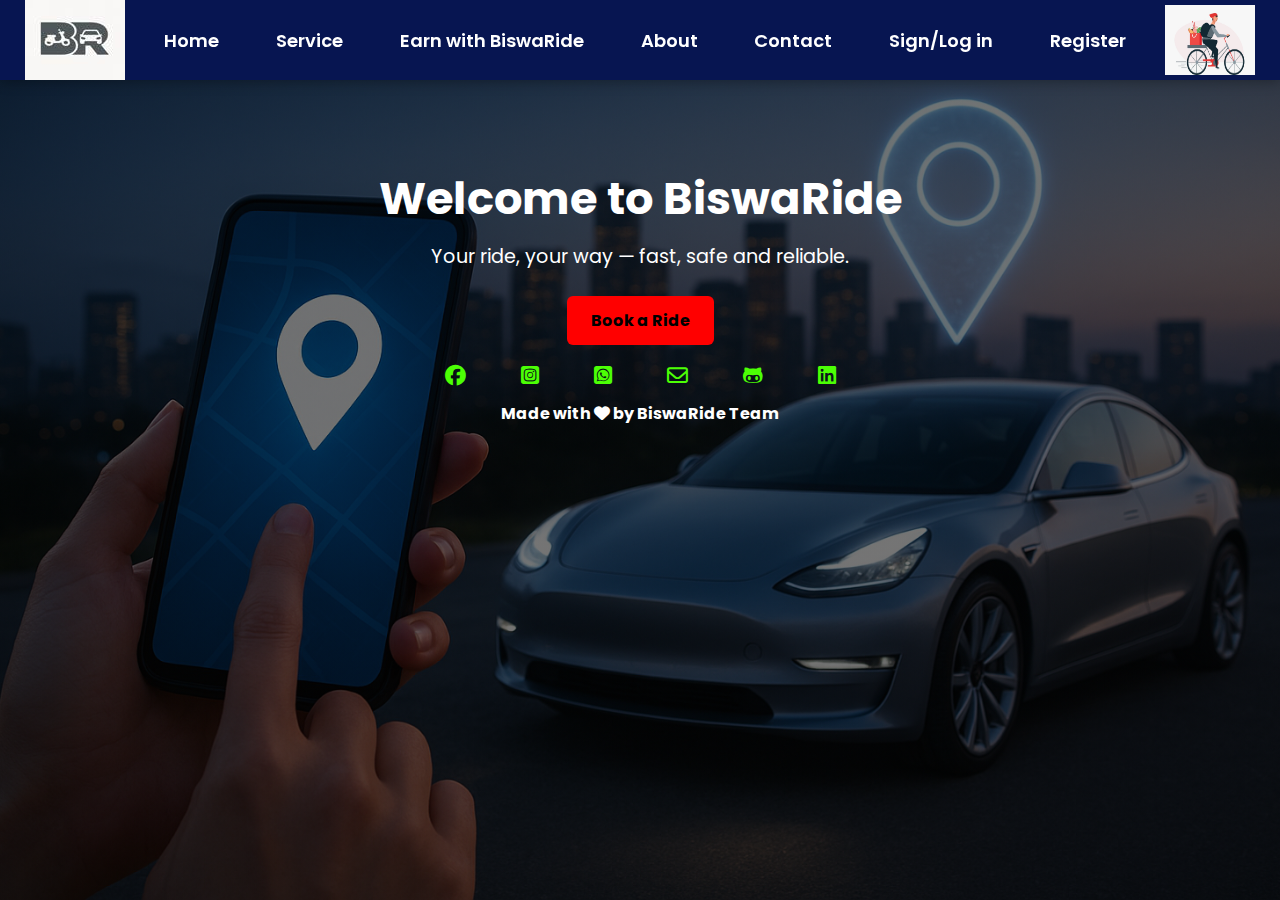
<file: index.html>
<!DOCTYPE html>
<html lang="en">
<head>
  <meta charset="UTF-8">
  <meta name="viewport" content="width=device-width, initial-scale=1.0">
  <title>BiswaRide</title>
  <link rel="stylesheet" href="style.css">
  <link href="https://fonts.googleapis.com/css2?family=Poppins:wght@400;600&display=swap" rel="stylesheet">
  <link rel="stylesheet" href="https://cdnjs.cloudflare.com/ajax/libs/font-awesome/6.5.0/css/all.min.css">
</head>
<body>
    <section>
  <div class="container">
    <header>
      <div class="navbar border">
        <!-- Nav links -->
         <img class="logo" src="logo.jpg">
        <ul class="section" id="nav-links">
          <li><a href="index.html">Home</a></li>
          <li><a href="service .html">Service</a></li>
          <li><a href="earn.html">Earn with BiswaRide</a></li>
          <li><a href="#about">About</a></li>
          <li><a href="#contact">Contact</a></li>
          <li><a href="login.html">Sign/Log in</a></li>
          <li><a href="#register">Register</a></li>
        </ul>
        <!-- Hamburger menu -->
        <div class="menu-toggle" id="menu-toggle">
          <i class="fa-solid fa-bars"></i>
        </div>
        <img class="logo1" src="cycle.jpg">
      </div>
    </header>
  </div>
  </section>
 <section class="container">
  <div class="background">
  <div class="overlay">
    <h1>Welcome to BiswaRide</h1>
    <p>Your ride, your way — fast, safe and reliable.</p>
    <button class="btn">Book a Ride</button>
  </div>
</div>
</section>


 <!-- footer-section -->
   
  <footer>
    <div class="footer-icons">
    <a href="https://www.facebook.com/share/16nAhTpWWK/" target="_blank"><i class="fa-brands fa-facebook"></i></a>
    <a href="https://www.instagram.com/kk__ajay7405/profilecard/?igsh=NG1qbTA1bmhwZ29h" target="_blank"><i class="fa-brands fa-square-instagram"></i></a>
    <a href="https://wa.me/+91 7843021465" target="_blank"><i class="fa-brands fa-square-whatsapp"></i></a>
    <a href="https://mail.google.com/mail/?view=cm&fs=1&to=ajaykahar223344@gmail.com" target="_blank"><i class="fa-regular fa-envelope"></i></a>
    <a href="https://github.com/ajay-2445" target="_blank"><i class="fa-brands fa-github-alt"></i></a>
    <a href="https://www.linkedin.com/in/ajay-kahar-539591288/" target="_blank"><i class="fa-brands fa-linkedin"></i></a>
    </div>
    <h3 class="love">Made with <i class="fa-solid fa-heart"></i> by BiswaRide Team</h3>
  </footer>

  <!-- JavaScript for Navbar -->
  <script>
    const toggle = document.getElementById("menu-toggle");
    const navLinks = document.getElementById("nav-links");

    toggle.addEventListener("click", () => {
      navLinks.classList.toggle("active");
    });
  </script>
</body>
</html>
</file>
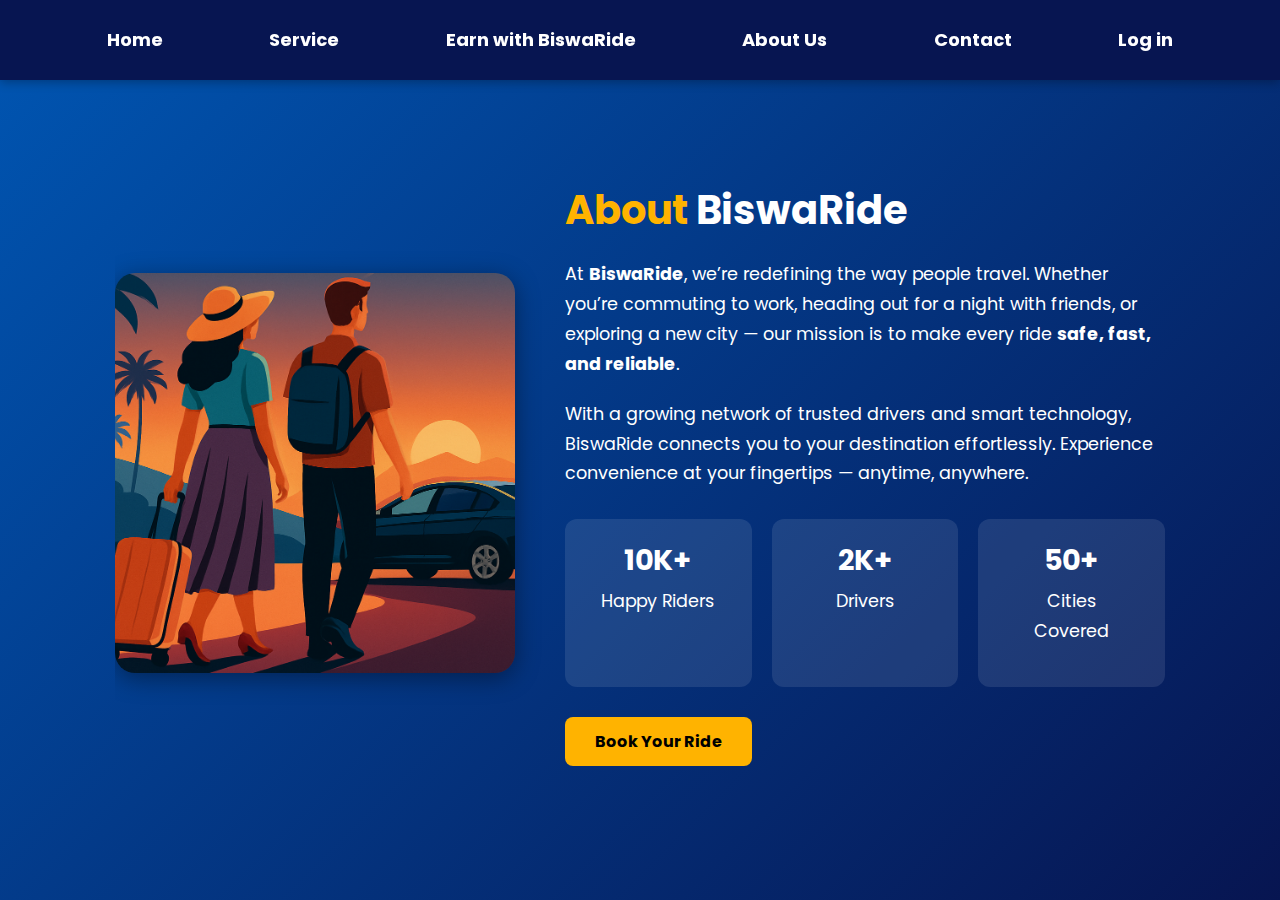
<file: about.html>
<!DOCTYPE html>
<html lang="en">
<head>
    <meta charset="UTF-8">
    <meta name="viewport" content="width=device-width, initial-scale=1.0">
    <title>Ride</title>
    <link rel="stylesheet" href="style4.css">
  <link href="https://fonts.googleapis.com/css2?family=Poppins:wght@400;600&display=swap" rel="stylesheet">
  <link rel="stylesheet" href="https://cdnjs.cloudflare.com/ajax/libs/font-awesome/6.5.0/css/all.min.css">
</head>
<body>
     <section>
  <div class="container">
    <header>
      <div class="navbar border">
        <!-- Nav links -->
         <!-- <img class="logo" src="logo.jpg"> -->
        <ul class="section" id="nav-links">
          <li><a href="index.html">Home</a></li>
          <li><a href="service.html">Service</a></li>
          <li><a href="earn.html">Earn with BiswaRide</a></li>
          <li><a href="about.html">About Us</a></li>
          <li><a href="contact.html">Contact</a></li>
          <li><a href="login.html">Log in</a></li>
        </ul>
        <!-- Hamburger menu -->
        <div class="menu-toggle" id="menu-toggle">
          <i class="fa-solid fa-bars"></i>
        </div>
        <!-- <img class="logo1" src="cycle.jpg"> -->
      </div>
    </header>
  </div>
  </section>

<section id="about" class="about-section">
  <div class="about-container">
    <div class="about-image"></div>

    <div class="about-content">
      <h2>About <span>BiswaRide</span></h2>
      <p>
        At <b>BiswaRide</b>, we’re redefining the way people travel. 
        Whether you’re commuting to work, heading out for a night with friends, 
        or exploring a new city — our mission is to make every ride <b>safe, fast, and reliable</b>.
      </p>
      <p>
        With a growing network of trusted drivers and smart technology, 
        BiswaRide connects you to your destination effortlessly. 
        Experience convenience at your fingertips — anytime, anywhere.
      </p>
      <div class="about-stats">
        <div class="stat">
          <h3>10K+</h3>
          <p>Happy Riders</p>
        </div>
        <div class="stat">
          <h3>2K+</h3>
          <p>Drivers</p>
        </div>
        <div class="stat">
          <h3>50+</h3>
          <p>Cities Covered</p>
        </div>
      </div>
      <button class="about-btn"><a href="service.html">Book Your Ride</a></button>
    </div>
  </div>
</section>

  <!-- JavaScript for Navbar -->
  <script>
    const toggle = document.getElementById("menu-toggle");
    const navLinks = document.getElementById("nav-links");

    toggle.addEventListener("click", () => {
      navLinks.classList.toggle("active");
    });
  </script>
</body>
</html>
</file>
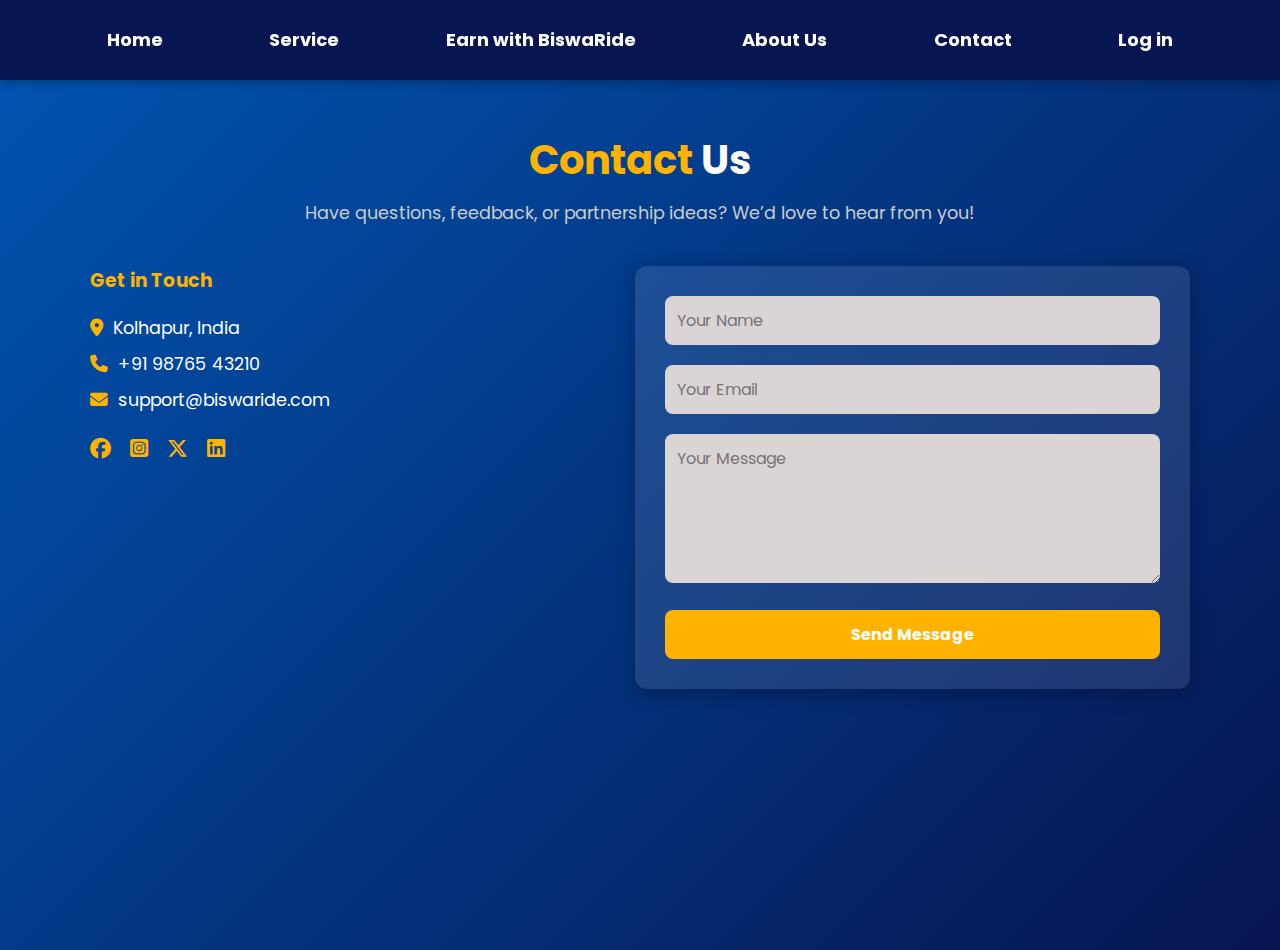
<file: contact.html>
<!DOCTYPE html>
<html lang="en">
<head>
    <meta charset="UTF-8">
    <meta name="viewport" content="width=device-width, initial-scale=1.0">
    <title>Ride</title>
    <link rel="stylesheet" href="style5.css">
    <link href="https://fonts.googleapis.com/css2?family=Poppins:wght@400;600&display=swap" rel="stylesheet">
    <link rel="stylesheet" href="https://cdnjs.cloudflare.com/ajax/libs/font-awesome/6.5.0/css/all.min.css">
</head>
<body>
      <section>
  <div class="container">
    <header>
      <div class="navbar border">
        <!-- Nav links -->
         <!-- <img class="logo" src="logo.jpg"> -->
        <ul class="section" id="nav-links">
          <li><a href="index.html">Home</a></li>
          <li><a href="service.html">Service</a></li>
          <li><a href="earn.html">Earn with BiswaRide</a></li>
          <li><a href="about.html">About Us</a></li>
          <li><a href="contact.html">Contact</a></li>
          <li><a href="login.html">Log in</a></li>
        </ul>
        <!-- Hamburger menu -->
        <div class="menu-toggle" id="menu-toggle">
          <i class="fa-solid fa-bars"></i>
        </div>
        <!-- <img class="logo1" src="cycle.jpg"> -->
      </div>
    </header>
  </div>
  </section>

  <!-- ===== CONTACT SECTION ===== -->
<section id="contact" class="contact-section">
  <h2>Contact <span>Us</span></h2>
  <p class="contact-subtext">
    Have questions, feedback, or partnership ideas?  
    We’d love to hear from you!
  </p>

  <div class="contact-container">
    <div class="contact-info">
      <h3>Get in Touch</h3>
      <p><i class="fa-solid fa-location-dot"></i> Kolhapur, India</p>
      <p><i class="fa-solid fa-phone"></i> +91 98765 43210</p>
      <p><i class="fa-solid fa-envelope"></i> support@biswaride.com</p>

      <div class="social-icons">
        <a href="https://www.facebook.com/share/16nAhTpWWK/" target="_blank"><i class="fa-brands fa-facebook"></i></a>
        <a href="https://www.instagram.com/kk__ajay7405/profilecard/?igsh=NG1qbTA1bmhwZ29h" target="_blank"><i class="fa-brands fa-square-instagram"></i></a>
        <a href="#"><i class="fa-brands fa-x-twitter"></i></a>
        <a href="https://www.linkedin.com/in/ajay-kumar-kahar-539591288/" target="_blank"><i class="fa-brands fa-linkedin"></i></a>
      </div>
    </div>

    <form class="contact-form">
        <!-- <form action="https://formspree.io/f/xrblwwry" method="POST" class="contact-form"></form> -->
      <input type="text" placeholder="Your Name" required>
      <input type="email" placeholder="Your Email" required>
      <textarea placeholder="Your Message" rows="5" required></textarea>
      <button type="submit">Send Message</button>
    </form>
  </div>
</section>

</body>
</html>
</file>
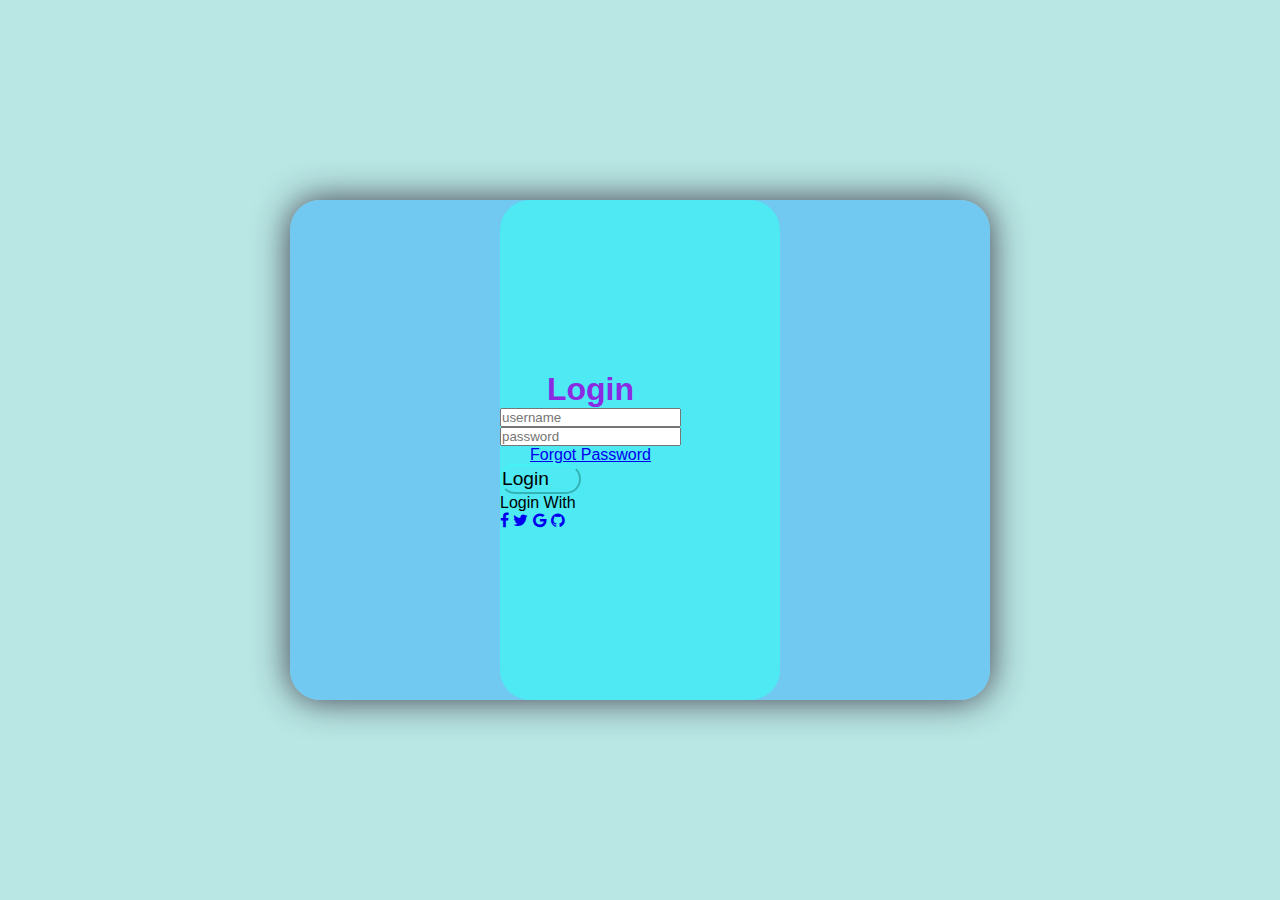
<file: signin.html>
<!DOCTYPE html>
<html lang="en">
<head>
    <meta charset="UTF-8">
    <meta name="viewport" content="width=device-width, initial-scale=1.0">
    <title>Sign In</title>
    <link rel="stylesheet" href="login.css">
    <link rel="stylesheet" href="https://cdnjs.cloudflare.com/ajax/libs/font-awesome/4.7.0/css/font-awesome.min.css">
</head>
<body>
    <div class="container">
        <div class="register">
            <form action="">
                <h1>Login</h1>
                <div class="input">
                <input type="text" placeholder="username" required>
                </div>
                <div class="input">
                <input type="password" placeholder="password" required>
                </div>
                <div class="forgot">
                    <a href="#">Forgot Password</a>
                </div>
                    <button type="button" class="btn">Login</button>
                    <p>Login With</p>
                <div id="social-link">
                    <a href="#"><i class="fa fa-facebook"></i></a>
                    <a href="#"><i class="fa fa-twitter"></i></a>
                    <a href="#"><i class="fa fa-google"></i></a>
                    <a href="#"><i class="fa fa-github"></i></a>
                </div>
                </form>
        </div>
    </div>
</body>
</html>
</file>
<file: style.css>
* {
  margin: 0;
  padding: 0;
  box-sizing: border-box;
  font-family: "Poppins", sans-serif;   
}

body, html {
  min-height: 100vh;
  overflow-x: hidden;
  background: linear-gradient(rgba(3, 3, 3, 0.549), rgba(3, 3, 3, 0.549)),
              url("back.png") center/cover no-repeat;
  color: white;
}

.navbar {
  position: fixed;
  top: 0;
  left: 0;
  width: 100%;
  height: 80px;
  background-color: #071551;
  display: flex;
  align-items: center;
  justify-content: space-between;
  z-index: 1000;
  box-shadow: 0 2px 12px rgba(0, 0, 0, 0.3);
  padding: 0 25px;
}

.logo {
  margin-right: auto;
}

.logo1 {
  height: 70px;
  width: 90px;
  margin-left: auto;
}

.section {
  list-style: none;
  display: flex;
  justify-content: space-evenly;
  flex: 1;
}

.section li a {
  text-decoration: none;
  font-weight: 600;
  font-size: 18px;
  color: white;
  padding: 10px 18px;
  border-radius: 6px;
  transition: all 0.3s ease-in-out;
}

.section li a:hover {
  color: #071551;
  background-color: #ffb300;
}

.menu-toggle {
  display: none;
  font-size: 26px;
  color: white;
  cursor: pointer;
}

.background {
  height: 40vh;
  position: relative;
  display: flex;
  align-items: center;   
  justify-content: center; 
  text-align: center;
}

/* optional overlay (dark tint for readability) */
/* body::before {
  content: "";
    position: absolute;
    inset: 0;
    background: rgba(3, 3, 3, 0.549); 
    z-index: 0;
} */


.overlay h1 {
  margin-top: 150px;
  font-size: 2.8rem;
  margin-bottom: 10px;
}

.overlay p {
  font-size: 1.2rem;
  margin-bottom: 25px;
}

.btn {
  background: #ff0000;
  border: none;
  border-radius: 6px;
  padding: 12px 24px;
  font-size: 1rem;
  font-weight: bold;
  cursor: pointer;
  transition: 0.3s;
}

.btn a {
  color: white;
  text-decoration: none;
}

.btn:hover {
  background: #ffb300;
}

/* ==== REQUEST SECTION ==== */
.container1 {
  text-align: center;
  padding: 60px 20px;
}

.image {
  background-image: url("img.png");
  height: 400px;
  width: 400px;
  background-size: cover;
  background-position: center;
  margin: 0 auto 40px auto;
  border-radius: 16px;
  box-shadow: 0 5px 25px rgba(0, 0, 0, 0.4);
}

.holder {
  display: flex;
  flex-direction: column;
  align-items: center;
  gap: 15px;
  margin-top: 30px;
}

.holder input {
  width: 260px;
  height: 40px;
  border-radius: 7px;
  border: none;
  background-color: #dbd4d4;
  font-size: 1rem;
  text-align: center;
  color: black;
}

.holder ::placeholder {
  color: black;
}

.prices {
  margin-top: 25px;
  display: flex;
  flex-wrap: wrap;
  justify-content: center;
  gap: 15px;
}

.prices button {
  background-color: #071551;
  color: white;
  border: none;
  border-radius: 8px;
  padding: 12px 18px;
  font-size: 1rem;
  cursor: pointer;
  transition: 0.3s;
}

.prices button:hover {
  background-color: #ffb300;
  color: #071551;
}

#butn {
  background-color: #ffb300;
  color: #071551;
}





.footer-icons {
  display: flex;
  flex-wrap: wrap;
  justify-content: center;
  gap: 55px;
}

.footer-icons a:hover {
  transform: scale(1.5);
  transition: 0.3s ease;
}

.footer-icons a {
  position: relative;
  font-size: 1.3rem;
  color: #4cff05;
}
.love{
    color: #ffffff;
    text-align: center;
    font-size: 1rem;
    margin-bottom:0px; 
    margin-top: 10px;
}


/* ====== RESPONSIVE ====== */
@media (max-width: 768px) {
  .section {
    display: none;  
    flex-direction: column;
    width: 100%;
    background-color: #071551;
    position: absolute;
    top: 80px;
    left: 0;
    padding: 15px 0;
    z-index: 1000;
  }

  .section.active {
    display: flex; 
  }

  .menu-toggle {
    display: block; 
  }

  .section li {
    width: 100%;
    text-align: center;
  }

  .section li a {
    line-height: 40px;
    width: 100%;
    display: block;
  }
  .logo{
    margin-right: auto;
  }
  .footer-icons a{
    width: 0px;
  }
}

@media (max-width: 768px) {
  .section {
    display: none;
    flex-direction: column;
    background-color: #071551;
    position: fixed;
    top: 80px;
    left: 0;
    width: 100%;
    z-index: 1500;
    text-align: center;
    padding: 20px 0;
  }

  .section.active {
    display: flex;
  }

  .menu-toggle {
    display: block;
  }

  .section li a {
    line-height: 40px;
    width: 100%;
  }

  .background {
    height: 50vh;
  }

  .overlay h1 {
    font-size: 1.8rem;
  }
}

@media (max-width: 480px) {
  .overlay h1 {
    font-size: 1.5rem;
  }
  .overlay p {
    font-size: 0.9rem;
  }
  .image {
    height: 250px;
    width: 250px;
  }
  .prices button {
    width: 80%;
  }
}
</file>
<file: style4.css>
* {
  margin: 0;
  padding: 0;
  box-sizing: border-box;
  font-family: "Poppins", sans-serif;
  color: white;
  overflow-x: hidden;
}

body {
  background: linear-gradient(135deg,#0056b3,#071551);
  min-height: 100vh;
  margin: 0;
  overflow-x: hidden;
}

.logo{
    margin-right: auto;
}
.logo1{
    height: 80px;
    width: 100px;
    margin-left: auto;
}
.navbar {
  position: fixed;       
  top: 0;
  left: 0;
  width: 100%;
  height: 80px;
  background-color: #071551;
  color: white;
  display: flex;
  align-items: center;
  justify-content: space-between; 
  z-index: 1000;         
  box-shadow: 0 2px 10px rgba(0, 0, 0, 0.3);
}

.section {
  list-style: none;
  display: flex;
  justify-content: space-evenly;  
  flex: 1;
}

.section li {
  list-style: none;
}

.section li a {
  display: block;
  color: white;
  text-decoration: none;
  font-weight: bold;
  font-size: 18px;
  line-height: 80px;           
}

.section li a:hover {
  transition: color ease-in-out 0.3s;
  color: rgb(255, 0, 0);
}

.menu-toggle {
  display: none;
  font-size: 26px;
  color: white;
  cursor: pointer;
}

.about-section {
    margin-top: 100px;
  color: white;
  padding: 80px;
  display: flex;
  justify-content: center;
  align-items: center;
  flex-wrap: wrap;
}

.about-container {
  display: flex;
  flex-wrap: wrap;
  gap: 50px;
  align-items: center;
  justify-content: center;
  max-width: 1200px;
}

.about-image {
  background: url(img.png) center/cover no-repeat;
  width: 400px;
  height: 400px;
  border-radius: 20px;
  box-shadow: 0 5px 25px rgba(0, 0, 0, 0.4);
}

.about-content {
  max-width: 600px;
}

.about-content h2 {
  font-size: 2.5rem;
  margin-bottom: 20px;
  color: #ffb300;
}

.about-content h2 span {
  color: #ffffff;
}

.about-content p {
  font-size: 1.1rem;
  line-height: 1.7;
  margin-bottom: 20px;
}

.about-stats {
  display: flex;
  justify-content: space-between;
  gap: 20px;
  margin: 30px 0;
  flex-wrap: wrap;
}

.stat {
  background: rgba(255, 255, 255, 0.1);
  padding: 20px 30px;
  border-radius: 12px;
  text-align: center;
  flex: 1;
  min-width: 150px;
  transition: 0.3s ease;
}

.stat:hover {
  background: #ffb300;
  color: #000;
  transform: translateY(-5px);
}

.stat h3 {
  font-size: 1.8rem;
  margin-bottom: 5px;
}

.about-btn {
  background-color: #ffb300;
  border: none;
  padding: 12px 30px;
  border-radius: 8px;
  font-size: 1rem;
  font-weight: bold;
  cursor: pointer;
  transition: 0.3s;
}

.about-btn:hover {
  background-color: #fff;
  color: #071551;
}

.about-btn a {
  color: black;
  text-decoration: none;
}

/* ===== RESPONSIVE ===== */
@media (max-width: 768px) {
  .about-container {
    flex-direction: column;
    text-align: center;
  }

  .about-image {
    width: 300px;
    height: 300px;
  }

  .about-stats {
    justify-content: center;
  }
}

@media (max-width: 768px) {
  .section {
    display: none;  
    flex-direction: column;
    width: 100%;
    background-color: #071551;
    position: absolute;
    top: 80px;
    left: 0;
    padding: 15px 0;
    z-index: 1000;
  }

  .section.active {
    display: flex; 
  }

  .menu-toggle {
    display: block; 
  }

  .section li {
    width: 100%;
    text-align: center;
  }

  .section li a {
    line-height: 40px;
    width: 100%;
    display: block;
  }
  .logo{
    margin-right: auto;
  }
}
</file>
<file: style5.css>
* {
  margin: 0;
  padding: 0;
  box-sizing: border-box;
  font-family: "Poppins", sans-serif;
  color: white;
}

body {
  background: linear-gradient(135deg,#0056b3,#071551);
  min-height: 100vh;
  margin: 0;
  overflow-x: hidden;
}

.logo{
    margin-right: auto;
}
.logo1{
    height: 80px;
    width: 100px;
    margin-left: auto;
}
.navbar {
  position: fixed;       
  top: 0;
  left: 0;
  width: 100%;
  height: 80px;
  background-color: #071551;
  color: white;
  display: flex;
  align-items: center;
  justify-content: space-between; 
  z-index: 1000;         
  box-shadow: 0 2px 10px rgba(0, 0, 0, 0.3);
}

.section {
  list-style: none;
  display: flex;
  justify-content: space-evenly;  
  flex: 1;
}

.section li {
  list-style: none;
}

.section li a {
  display: block;
  color: white;
  text-decoration: none;
  font-weight: bold;
  font-size: 18px;
  line-height: 80px;           
}

.section li a:hover {
  transition: color ease-in-out 0.3s;
  color: rgb(255, 0, 0);
}

.menu-toggle {
  display: none;
  font-size: 26px;
  color: white;
  cursor: pointer;
}



.contact-section {
    margin-top: 50px;
  color: white;
  padding: 80px;
  text-align: center;
}

.contact-section h2 {
  font-size: 2.5rem;
  margin-bottom: 10px;
  color: #ffb300;
}

.contact-section h2 span {
  color: #ffffff;
}

.contact-subtext {
  font-size: 1.1rem;
  margin-bottom: 40px;
  color: #cccccc;
}

.contact-container {
  display: flex;
  justify-content: space-between;
  align-items: flex-start;
  flex-wrap: wrap;
  gap: 50px;
  max-width: 1100px;
  margin: auto;
}

.contact-info {
  flex: 1;
  min-width: 300px;
  text-align: left;
}

.contact-info h3 {
  margin-bottom: 20px;
  color: #ffb300;
}

.contact-info p {
  margin: 10px 0;
  font-size: 1.1rem;
  display: flex;
  align-items: center;
  gap: 10px;
}

.contact-info i {
  color: #ffb300;
}

.social-icons {
  margin-top: 20px;
}

.social-icons a {
  display: inline-block;
  margin-right: 15px;
  font-size: 1.3rem;
  color: white;
  transition: 0.3s;
}

.social-icons a:hover {
  color: #ffb300;
  transform: scale(1.2);
}

.contact-form {
  flex: 1;
  min-width: 300px;
  background: rgba(255, 255, 255, 0.1);
  padding: 30px;
  border-radius: 12px;
  box-shadow: 0 4px 20px rgba(0, 0, 0, 0.3);
}

.contact-form input,
.contact-form textarea {
  width: 100%;
  padding: 12px;
  margin-bottom: 20px;
  border: none;
  border-radius: 8px;
  font-size: 1rem;
  outline: none;
  background: #dbd4d4;
  color: black;
}

.contact-form button {
  width: 100%;
  padding: 12px;
  background-color: #ffb300;
  border: none;
  border-radius: 8px;
  font-size: 1rem;
  font-weight: bold;
  cursor: pointer;
  transition: 0.3s;
}

.contact-form button:hover {
  background-color: #fff;
  color: #071551;
}

/* ===== RESPONSIVE ===== */
@media (max-width: 768px) {
  .contact-container {
    flex-direction: column;
    align-items: center;
    text-align: center;
  }

  .contact-info {
    text-align: center;
  }

  .contact-info p {
    justify-content: center;
  }
}











/* ===== RESPONSIVE ===== */
@media (max-width: 768px) {
  .about-container {
    flex-direction: column;
    text-align: center;
  }

  .about-image {
    width: 300px;
    height: 300px;
  }

  .about-stats {
    justify-content: center;
  }
}

@media (max-width: 768px) {
  .section {
    display: none;  
    flex-direction: column;
    width: 100%;
    background-color: #071551;
    position: absolute;
    top: 80px;
    left: 0;
    z-index: 1000;
  }

  .section.active {
    display: flex; 
  }

  .menu-toggle {
    display: block; 
  }

  .section li {
    width: 100%;
    text-align: center;
  }

  .section li a {
    line-height: 40px;
    width: 100%;
    display: block;
  }
  .logo{
    margin-right: auto;
  }
}
</file>
<file: login.css>
*{
    padding: 0;
    margin: 0;
    box-sizing: border-box;
    font-family:sans-serif;
}
body{
    display: flex;
    align-content: center;
    background-color:rgba(32, 178, 171, 0.319);
    align-items: center;
    justify-content: center;
    min-height: 100vh;
    
}
.container{
    display: flex;
    justify-content: center;
    align-items: center;
    background-color: rgba(57, 176, 250, 0.562);
    width: 700px;
    height: 500px;
    position: relative;
    border-radius: 30px;
    box-shadow: 0 0 35px rgba(46, 35, 57, 0.884);
    
   
}
.register{
    display: flex;
    align-content: center;
    align-items: center;
    width: 40%;
    height: 100%;
    background-color: rgba(66, 244, 244, 0.745);
    display: flex;
    border-radius: 30px;
    

}
.input{
    display: flex;
    align-content: center;
    align-items: center;
}
h1{
    text-align: center;
    color: blueviolet;
}
a{
    text-align: center;
    align-content: center;
}
.forgot{
    text-align: center;
    text-decoration: none;
}
button{
    display: flex;
    text-align: center;
    align-content: center;
    height: 30px;
    width: 81px;
    border-radius: 25px;
    border-color:rgba(66, 244, 244, 0.745);
    background-color:transparent ;
}
.btn{
    display: flex;
    align-content: center;
    align-items: center;
    color:black;
    font-size: larger;
    font-family: sans-serif;
    font-weight: 200;
}
</file>
